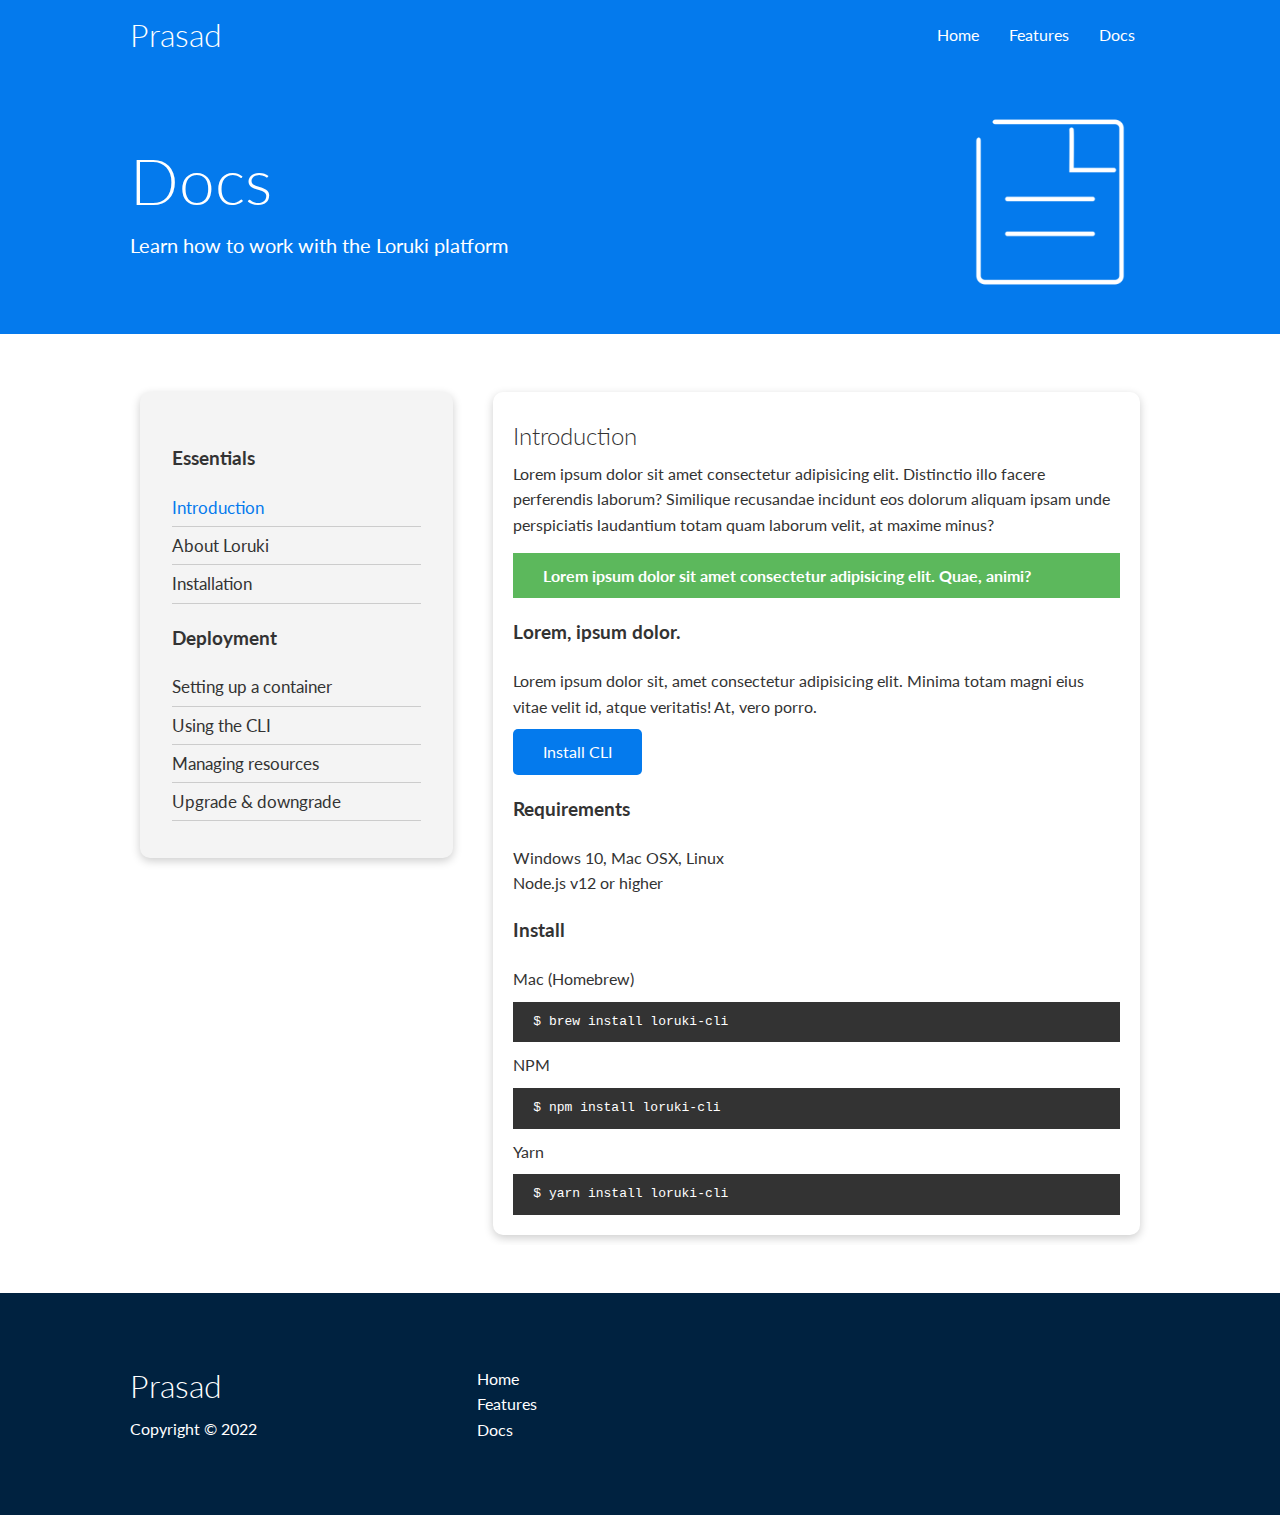
<file: docs.html>
<!DOCTYPE html>
<html lang="en">
<head>
    <meta charset="UTF-8">
    <meta http-equiv="X-UA-Compatible" content="IE=edge">
    <meta name="viewport" content="width=device-width, initial-scale=1.0">
    <link rel="stylesheet" href="css/utilities.css">
    <link rel="stylesheet" href="css/style.css">
    <link rel="stylesheet" href="https://cdnjs.cloudflare.com/ajax/libs/font-awesome/6.2.0/css/all.min.css" integrity="sha512-xh6O/CkQoPOWDdYTDqeRdPCVd1SpvCA9XXcUnZS2FmJNp1coAFzvtCN9BmamE+4aHK8yyUHUSCcJHgXloTyT2A==" crossorigin="anonymous" referrerpolicy="no-referrer" />
    <title>Prasad | Cloud Hosting For Everyone</title>
</head>
<body>
    <!-- Navbar -->
    <div class="navbar">
        <div class="container flex">
            <h1 class="logo">Prasad</h1>
            <nav>
                <ul>
                    <li><a href="index.html">Home</a></li>
                    <li><a href="features.html">Features</a></li>
                    <li><a href="docs.html">Docs</a></li>
                </ul>
            </nav>
        </div>
    </div>
<!-- Head -->
<section class="features-head bg-primary py-3">
    <div class="container grid">
        <div>
            <h1 class="xl">Docs</h1>
            <p class="lead">
                Learn how to work with the Loruki platform
            </p>
        </div>
        <img src="images/docs.png" alt="">
    </div>
</section>
<!-- Docs main -->

<section class="docs-main my-4">
    <div class="container grid">
        <div class="card bg-light p-3">
            <h3 class="my-2">Essentials</h3>
            <nav>
                <ul>
                    <li><a class="text-primary" href="#">Introduction</a></li>
                    <li><a href="#">About Loruki</a></li>
                    <li><a href="#">Installation</a></li>
                </ul>
            </nav>
            <h3 class="my-2">Deployment</h3>
            <nav>
                <ul>
                    <li><a href="#">Setting up a container</a></li>
                    <li><a href="#">Using the CLI</a></li>
                    <li><a href="#">Managing resources</a></li>
                    <li><a href="#">Upgrade & downgrade</a></li>
                </ul>
            </nav>
            
        </div>
        <div class="card">
            <h2>Introduction</h2>
            <p>Lorem ipsum dolor sit amet consectetur adipisicing elit. Distinctio illo facere perferendis laborum? Similique recusandae incidunt eos dolorum aliquam ipsam unde perspiciatis laudantium totam quam laborum velit, at maxime minus?</p>
            <div class="alert alert-success">
                <i class="fas fa-info"></i>Lorem ipsum dolor sit amet consectetur adipisicing elit. Quae, animi?
            </div>
            <h3>Lorem, ipsum dolor.</h3>
            <p>Lorem ipsum dolor sit, amet consectetur adipisicing elit. Minima totam magni eius vitae velit id, atque veritatis! At, vero porro.</p>
            <a href="#" class="btn btn-primary">Install CLI</a>
            <h3>Requirements</h3>
            <ul>
                <li>Windows 10, Mac OSX, Linux</li>
                <li>Node.js v12 or higher</li>
            </ul>
            <h3>Install</h3>
            <p>Mac (Homebrew)</p>
            <pre><code>$ brew install loruki-cli</code></pre>
            <p>NPM</p>
            <pre><code>$ npm install loruki-cli</code></pre>
            <p>Yarn</p>
            <pre><code>$ yarn install loruki-cli</code></pre>
        </div>


    </div>
</section>



<!-- Footer -->
    <footer class="footer bg-dark py-5">
        <div class="container grid grid-3">
            <div>
                <h1>Prasad</h1>
                <p>Copyright &copy; 2022</p>
            </div>
            <nav>
                <ul>
                    <li><a href="index.html">Home</a></li>
                    <li><a href="features.html">Features</a></li>
                    <li><a href="docs.html">Docs</a></li>
                </ul>
            </nav>
            <div class="social">
                <a href="#"><i class="fab fa-github fa-2x"></i></a>
                <a href="#"><i class="fab fa-facebook fa-2x"></i></a>
                <a href="#"><i class="fab fa-instagram fa-2x"></i></a>
                <a href="#"><i class="fab fa-twitter fa-2x"></i></a>
            </div>
        </div>
    </footer>

</body>
</html>
</file>
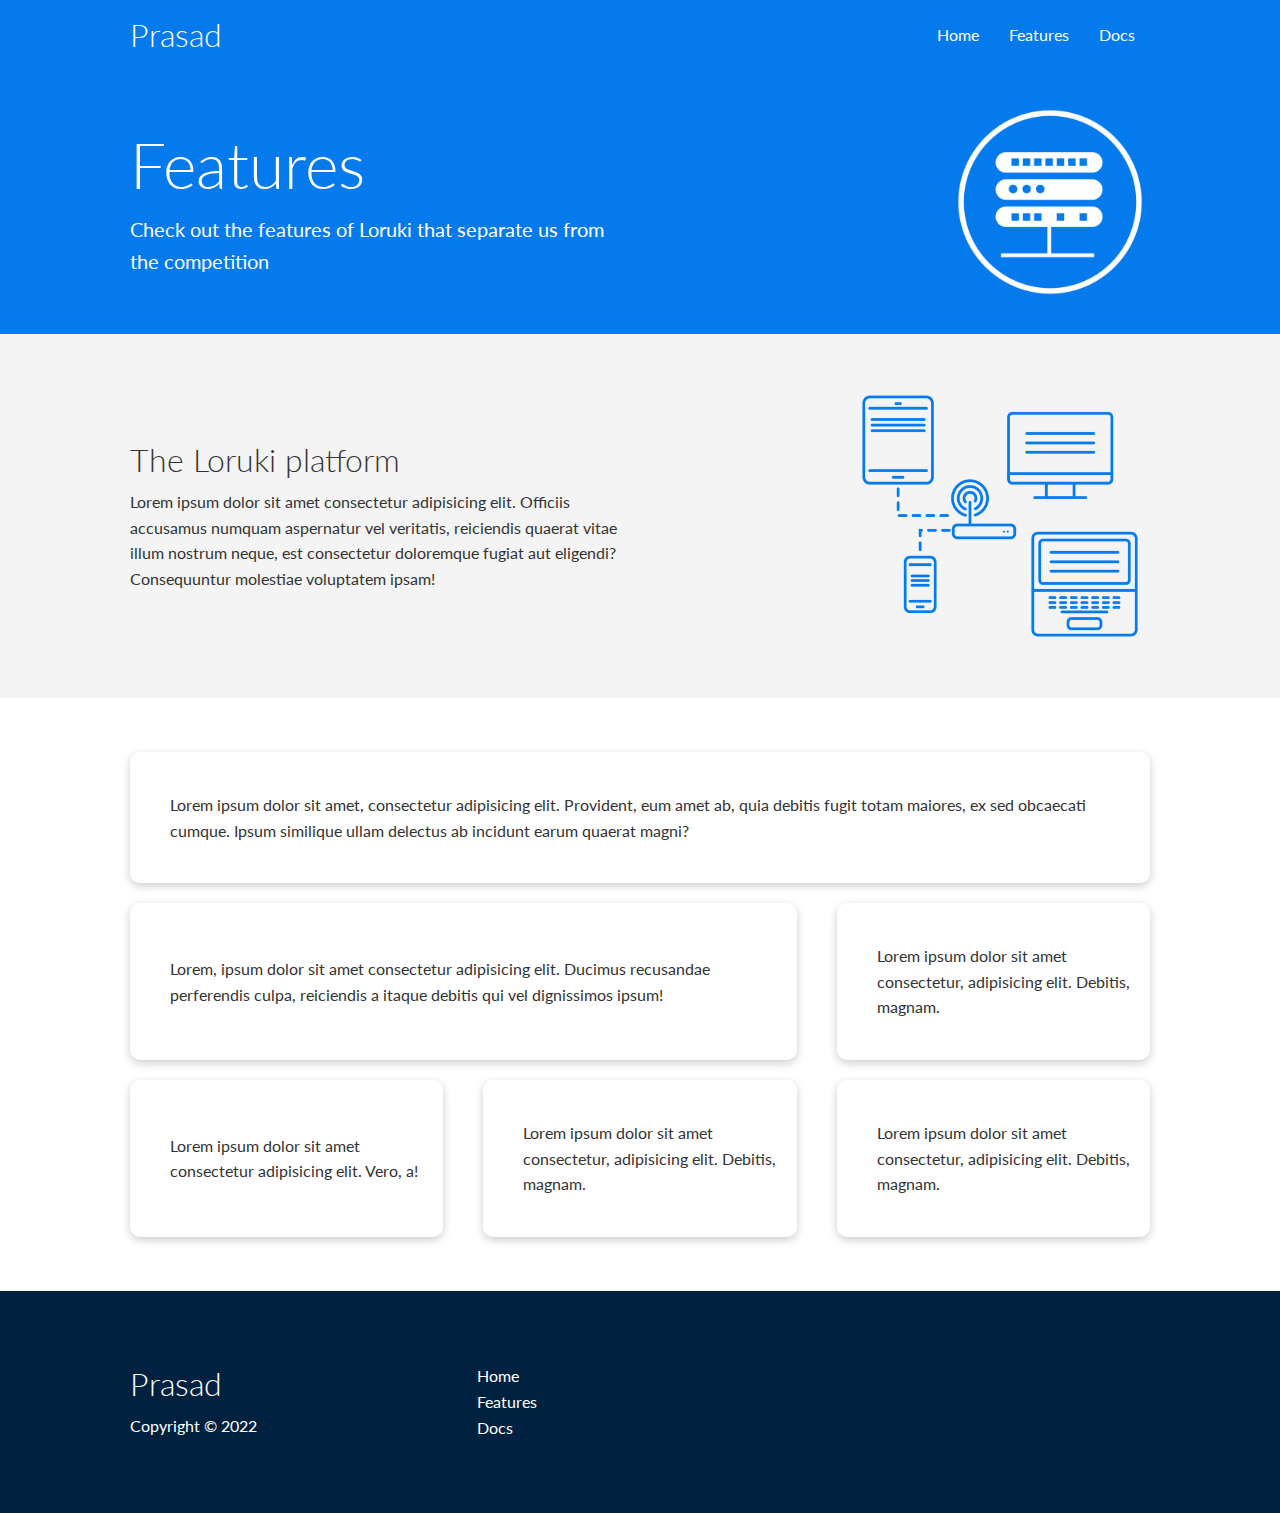
<file: features.html>
<!DOCTYPE html>
<html lang="en">
<head>
    <meta charset="UTF-8">
    <meta http-equiv="X-UA-Compatible" content="IE=edge">
    <meta name="viewport" content="width=device-width, initial-scale=1.0">
    <link rel="stylesheet" href="css/utilities.css">
    <link rel="stylesheet" href="css/style.css">
    <link rel="stylesheet" href="https://cdnjs.cloudflare.com/ajax/libs/font-awesome/6.2.0/css/all.min.css" integrity="sha512-xh6O/CkQoPOWDdYTDqeRdPCVd1SpvCA9XXcUnZS2FmJNp1coAFzvtCN9BmamE+4aHK8yyUHUSCcJHgXloTyT2A==" crossorigin="anonymous" referrerpolicy="no-referrer" />
    <title>Prasad | Cloud Hosting For Everyone</title>
</head>
<body>
    <!-- Navbar -->
    <div class="navbar">
        <div class="container flex">
            <h1 class="logo">Prasad</h1>
            <nav>
                <ul>
                    <li><a href="index.html">Home</a></li>
                    <li><a href="features.html">Features</a></li>
                    <li><a href="docs.html">Docs</a></li>
                </ul>
            </nav>
        </div>
    </div>
<!-- Head -->
<section class="features-head bg-primary py-3">
    <div class="container grid">
        <div>
            <h1 class="xl">Features</h1>
            <p class="lead">
                Check out the features of Loruki that separate us from the competition
            </p>
        </div>
        <img src="images/server.png" alt="">
    </div>
</section>
<!-- Sub head -->
<section class="features-sub-head bg-light py-3">
    <div class="container grid">
        <div>
            <h1 class="md">The Loruki platform</h1>
            <p>
                Lorem ipsum dolor sit amet consectetur adipisicing elit. Officiis accusamus numquam aspernatur vel veritatis, reiciendis quaerat vitae illum nostrum neque, est consectetur doloremque fugiat aut eligendi? Consequuntur molestiae voluptatem ipsam!
            </p>
        </div>
        <img src="images/server2.png" alt="">
    </div>
</section>

<section class="features-main my-2">
    <div class="container grid grid-3">
        <div class="card flex">
            <i class="fas fa-server fa-3x"></i>
            <p>Lorem ipsum dolor sit amet, consectetur adipisicing elit. Provident, eum amet ab, quia debitis fugit totam maiores, ex sed obcaecati cumque. Ipsum similique ullam delectus ab incidunt earum quaerat magni?</p>
        </div>
        <div class="card flex">
            <i class="fas fa-network-wired fa-3x"></i>
            <p>
                Lorem, ipsum dolor sit amet consectetur adipisicing elit. Ducimus
                recusandae perferendis culpa, reiciendis a itaque debitis qui vel
                dignissimos ipsum!
            </p>
        </div>
        <div class="card flex">
            <i class="fas fa-laptop-code fa-3x"></i>
            <p>
                Lorem ipsum dolor sit amet consectetur, adipisicing elit. Debitis,
                magnam.
            </p>
        </div>
        <div class="card flex">
            <i class="fas fa-database fa-3x"></i>
            <p>
                Lorem ipsum dolor sit amet consectetur adipisicing elit. Vero, a!
            </p>
        </div>
        <div class="card flex">
            <i class="fas fa-power-off fa-3x"></i>
            <p>
                Lorem ipsum dolor sit amet consectetur, adipisicing elit. Debitis,
                magnam.
            </p>
        </div>
        <div class="card flex">
            <i class="fas fa-upload fa-3x"></i>
            <p>
                Lorem ipsum dolor sit amet consectetur, adipisicing elit. Debitis,
                magnam.
            </p>
        </div>
    </div>
</section>




    <!-- Footer -->
    <footer class="footer bg-dark py-5">
        <div class="container grid grid-3">
            <div>
                <h1>Prasad</h1>
                <p>Copyright &copy; 2022</p>
            </div>
            <nav>
                <ul>
                    <li><a href="index.html">Home</a></li>
                    <li><a href="features.html">Features</a></li>
                    <li><a href="docs.html">Docs</a></li>
                </ul>
            </nav>
            <div class="social">
                <a href="#"><i class="fab fa-github fa-2x"></i></a>
                <a href="#"><i class="fab fa-facebook fa-2x"></i></a>
                <a href="#"><i class="fab fa-instagram fa-2x"></i></a>
                <a href="#"><i class="fab fa-twitter fa-2x"></i></a>
            </div>
        </div>
    </footer>

</body>
</html>
</file>
<file: css/utilities.css>
/* Utilities */
.container {
    max-width: 1100px;
    margin: 0 auto;
    overflow: auto;
    padding: 0px 40px;
}
.card {
    background-color: #fff;
    border-radius: 10px;
    box-shadow: 0 3px 10px rgba(0,0,0,.20);
    padding: 20px;
    margin: 10px;
    color: #333;
}
.btn {
    display: inline-block;
    padding: 10px 30px;
    background-color: var(--primary-color);
    color: #fff;
    cursor: pointer;
    border: none;
    border-radius: 5px;
    
}
.btn:hover {
    transform: scale(0.98);
}


/* Backgrounds & Coloured buttons */
.bg-primary,
.btn-primary {
    background-color: var(--primary-color);
    color: #fff ;
}

.bg-secondary,
.btn-secondary {
    background-color: var(--secondary-color);
    color: #fff ;
} 

.bg-dark,
.btn-dark {
    background-color: var(--dark-color);
    color: #fff ;
}
.bg-light,
.btn-light {
    background-color: var(--light-color);
    color: #333 ;
}
/* Text colors */
.text-primary{
    color: var(--primary-color);
}

.text-secondary{
    color: var(--secondary-color);
} 

.text-dark{
    color: var(--dark-color);
}
.text-light{
    color: var(--light-color);
}
/* Text sizes */
.lead {
    font-size: 20px;
}
.sm {
    font-size: 1rem;
}
.md {
    font-size: 2rem;
}
.lg {
    font-size: 3rem;
}
.xl {
    font-size: 4rem;
}
.text-center {
    text-align: center;
}

/* Alert */
.alert {
    background-color: var(--light-color);
    padding: 10px 20px;
    font-weight: bold;
    margin: 15px 0;
}
.alert i {
    margin-right: 10px;
}
.alert-success {
    background-color: var(--success-color);
    color: #fff;
}    
.alert-error {
    background-color: var(--error-color);
    color: #fff;
}    
.btn-outline {
    border: 1px solid #fff;
    background-color: transparent;
}

.flex {
    display: flex;
    justify-content:center;
    align-items: center;
    height: 100%;
}

.grid {
    display: grid;
    grid-template-columns: repeat(2, 1fr);
    gap: 20px;
    justify-content:center;
    align-items: center;
    height: 100%;
   
}

.grid-3 {
       grid-template-columns: repeat(3, 1fr);
}

 /* Margin */
 .my-1 {
    margin: 1rem 0;
 }
 .my-2 {
    margin: 1.5rem 0;
 }
 .my-3 {
    margin: 2rem 0;
 }
 .my-4 {
    margin: 3rem 0;
 }
 .my-5 {
    margin: 4rem 0;
 }

 .m-1 {
    margin: 1rem;
 }
 .m-2 {
    margin: 1.5rem;
 }
 .m-3 {
    margin: 2rem;
 }
 .m-4 {
    margin: 3rem;
 }
 .m-5 {
    margin: 4rem;
 } 

  /* Padding */
  .py-1 {
    padding: 1rem 0;
 }
 .py-2 {
   padding: 1.5rem 0;
 }
 .py-3 {
   padding: 2rem 0;
 }
 .py-4 {
   padding: 3rem 0;
 }
 .py-5 {
   padding: 4rem 0;
 }

 .p-1 {
    padding: 1rem;
 }
 .p-2 {
   padding: 1.5rem;
 }
 .p-3 {
   padding: 2rem;
 }
 .p-4 {
   padding: 3rem;
 }
 .p-5 {
   padding: 4rem;
 }
</file>
<file: css/style.css>
@import url('https://fonts.googleapis.com/css2?family=Lato:wght@300&display=swap');
:root {
    --primary-color:#047aed;
    --secondary-color:#1c3fa8;
    --dark-color:#002240;
    --light-color:#f4f4f4;
    --success-color:#5cb85c;
    --error-color:#d9534f;

}

:host, :root {
    --fa-font-regular: normal 400 1em/1 "Font Awesome 6 Free";
}
* {
    box-sizing: border-box;
    padding: 0px;
    margin: 0px;
}

body {
    font-family: 'lato' , sans-serif;
    color: #333;
    line-height: 1.6;
}

ul {
    list-style-type: none;
}
a {
    text-decoration: none;
    color: #333;
}
h1,h2 {
    font-weight: 300;
    line-height: 1.2;
    margin: 10px 0px;
}
p {
    margin: 10px 0px;
}
img {
    width: 100%;
}
code,
pre {
    background: #333;
    color:#fff;
    padding: 10px;
}
.hidden {
    visibility: hidden;
    height: 0;
}
/* Navbar */
.navbar {
    background-color: var(--primary-color);
    color: #fff;
    height: 70px;
}
.navbar .flex {
    justify-content: space-between;
}
.navbar ul {
    display: flex;
}
.navbar a {
    color: #fff;
    padding: 10px;
    margin: 0px 5px;
}
.navbar a:hover{
    border-bottom: 2px #fff solid;
}




/* Showcase */
.showcase {
    height: 400px;
    background-color: var(--primary-color);
    color: #fff;
    position: relative;
}
.showcase h1 {
    font-size: 40px;
}
.showcase p {
    margin: 20px 0px;
}
.showcase .grid {
    overflow: visible;
    grid-template-columns: 55% auto;
    gap: 30px;
}

.showcase-text {
    animation: slideInFromLeft 1s ease-in;
}
.showcase-form{
    position: relative;
    top: 60px;
    height: 350px;
    width: 400px;
    padding: 40px;
    z-index: 100;
    animation: slideInFromRight 1s ease-in;
}
 .showcase-form .form-control {
    margin: 30px 0;
 }

.showcase-form input[type='text'],
.showcase-form input[type='email']{
    border: 0;
    border-bottom: 1px solid #b4becb;
    width: 100%;
    padding: 3px;
    font-size: 16px;
}

.showcase-form input:focus{
    outline: none;
}
.showcase::before,
.showcase::after{
    content: '';
    position: absolute;
    height: 100px;
    background-color: #fff;
    bottom: -70px;
    right: 0;
    left: 0;
    transform: skewY(-3deg);
    -webkit-transform: skewY(-3deg);
    -moz-transform: skewY(-3deg);
    -ms-transform: skewY(-3deg);
}
/* Stats */
.stats {
    padding-top: 100px;
    animation: slideInFromBottom 1s ease-in;
}

.stats-heading {
    max-width: 500px;
    margin: auto;
}
 .stats .grid h3 {
    font-size: 35px;
 }
 .stats .grid p {
    font-size: 20px;
    font-weight: bold;
 }

 /* Cli */
 .cli .grid {
    grid-template-columns: repeat(3, 1fr);
    grid-template-rows: repeat(2, 1fr);
 }

 .cli .grid > *:first-child {
    grid-column: 1 / span 2;
    grid-row: 1 / span 2;

 }

 /* Cloud */

 .cloud .grid {
    grid-template-columns: 4fr 3fr;
}
/* Languages */
.languages .flex {
    flex-wrap: wrap;
}
.languages .card {
    text-align: center;
    margin: 18px 10px 40px;
    transition: transform .2s ease-in;
}
.languages .card h4{
    font-size: 20px;
    margin-bottom: 10px;
}

.languages .card:hover {
    transform: translateY(-15px);
}
/* Features */
.features-head img,
.docs-head img {
    width: 200px;
    justify-self: flex-end;
}

.features-sub-head img,
.docs-sub-head img {
    width: 300px;
    justify-self: flex-end;
}

.features-main .card > i {
    margin-right: 20px;
}
.features-main .grid {
    padding: 30px;
}
.features-main .grid > *:nth-child(1) {
    grid-column: 1 / span 3;
}
.features-main .grid > *:nth-child(2) {
    grid-column: 1 / span 2;
}

/* Docs */ 
.docs-main h3 {
    margin: 20px 0;
}
.docs-main .grid {
    grid-template-columns: 1fr 2fr;
    align-items: flex-start;
}
 .docs-main nav li {
    font-size: 17px;
    padding-bottom: 5px;
    margin-bottom: 5px;
    border-bottom: 1px solid #ccc;
 }
 .docs-main a:hover {
    font-weight: bold;
   
 }

/* Footer */
.footer a {
    color: #fff;
   
}
.footer .social a {
    margin: 0 10px;   
}
/* Animations */
 @keyframes slideInFromLeft {
    0% {
        transform: translateX(-100%);
    }
    100% {
        transform: translateX(0);
    }
 }

 @keyframes slideInFromRight {
    0% {
        transform: translateX(100%);
    }
    100% {
        transform: translateX(0);
    }
 }
 @keyframes slideInFromTop {
    0% {
        transform: translateY(-100%);
    }
    100% {
        transform: translateX(0);
    }
 }
 @keyframes slideInFromBottom {
    0% {
        transform: translateY(100%);
    }
    100% {
        transform: translateY(0);
    }
 }
/* Tablets and under */
@media(max-width:768px) {
    .grid,
    .showcase .grid,
    .cli .grid,
    .cloud .grid,
    .features-main .grid,
    .docs-main .grid {
        grid-template-columns: 1fr;
        grid-template-rows: 1fr;
}
.showcase {
    height: auto;
}    
 
.showcase-text {
   text-align: center;
   margin-top: 40px;
}  
.showcase-form {
    justify-self: center;
    margin: auto;
}
.cli .grid > *:first-child {
    grid-column: 1 ;
    grid-row: 1;
 }
 .features-head,
 .features-sub-head,
 .docs-head {
    text-align: center;
 }
 .features-head img,
 .features-sub-head img,
 .docs-head img{
    justify-self: center;
 }
 .features-main .grid > *:first-child {
    grid-column: 1 ;
 }
 .features-main .grid > *:nth-child(2) {
    grid-column: 1 ;
    grid-row: 1;
 }
 .showcase-text {
    animation: slideInFromTop 1s ease-in;
}
.showcase-form{
    animation: slideInFromBottom 1s ease-in;
}

}


/* Mobile */
@media(max-width:500px) {
.navbar {
    height: 110px;    
}
.navbar .flex {
    flex-direction: column;
}
.navbar ul {
    padding: 10px;
    background-color: rgba(0,0,0,0.1);
}
}
</file>
